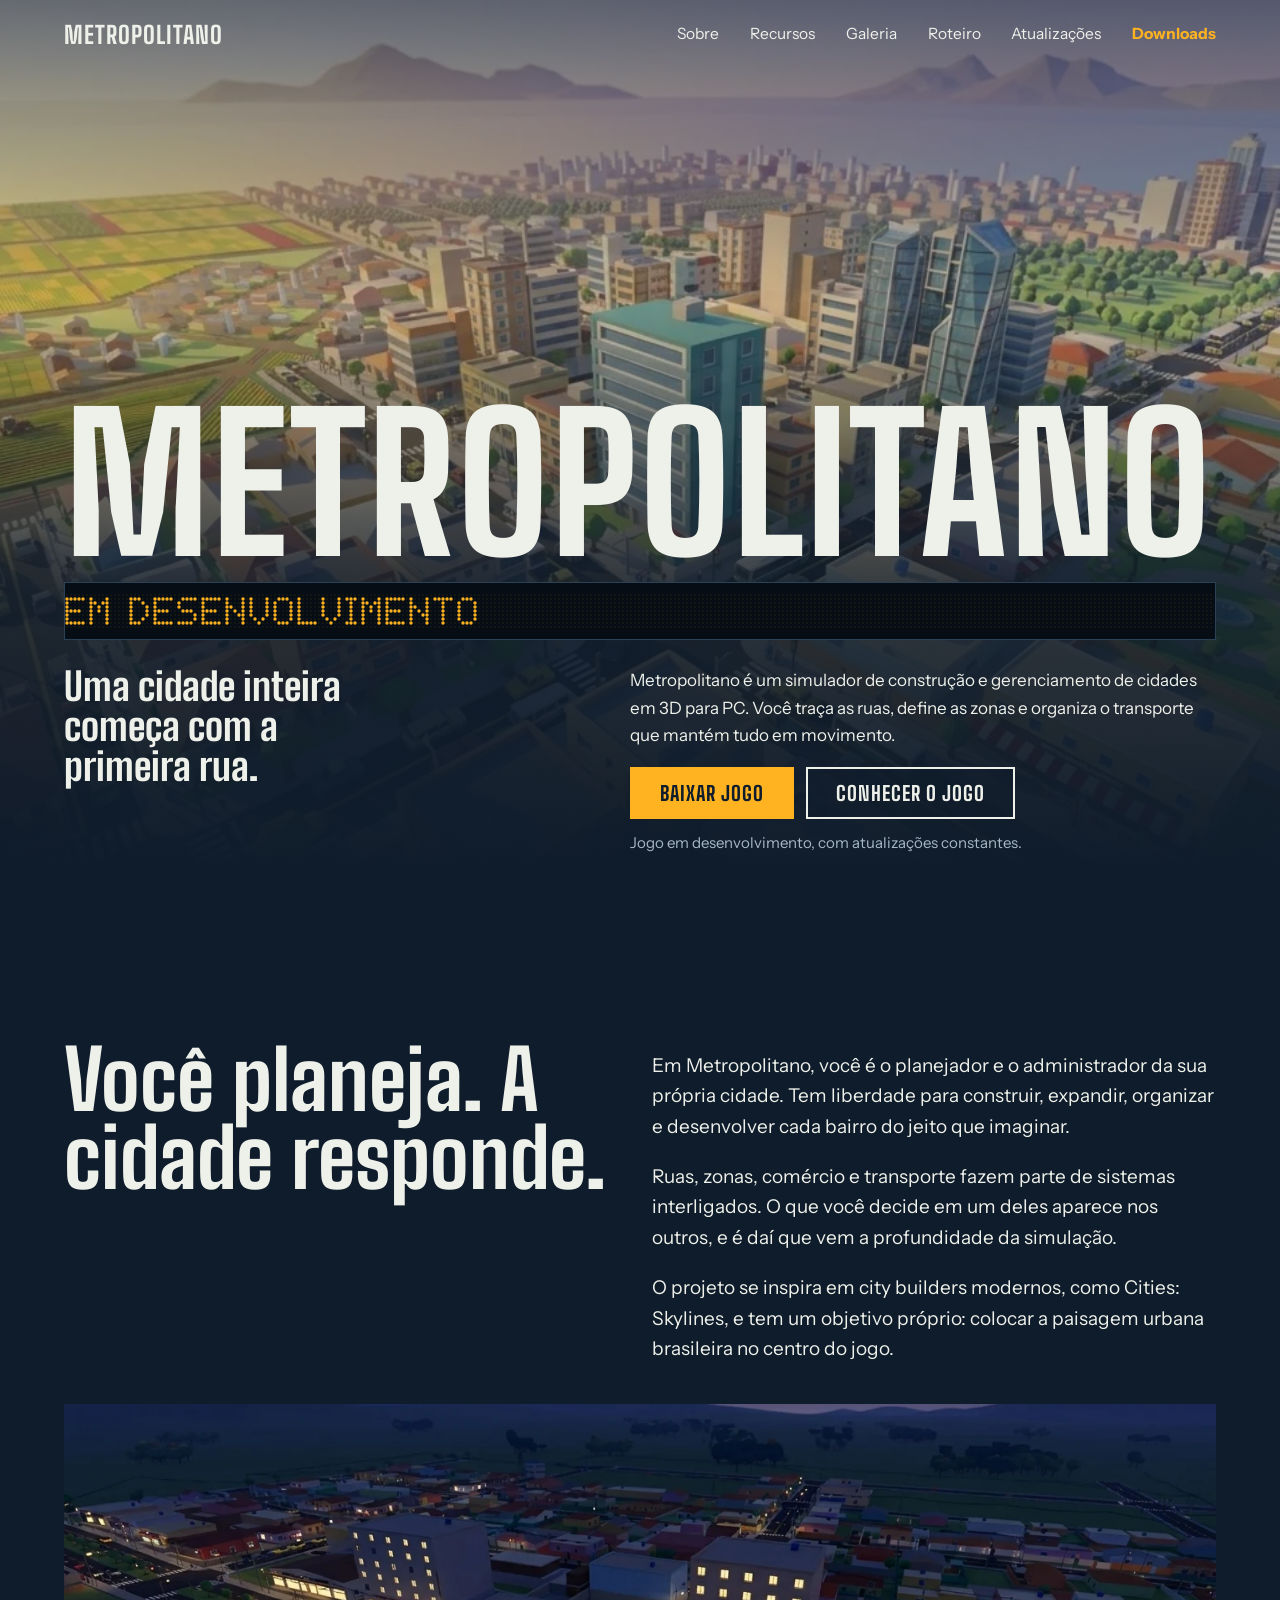
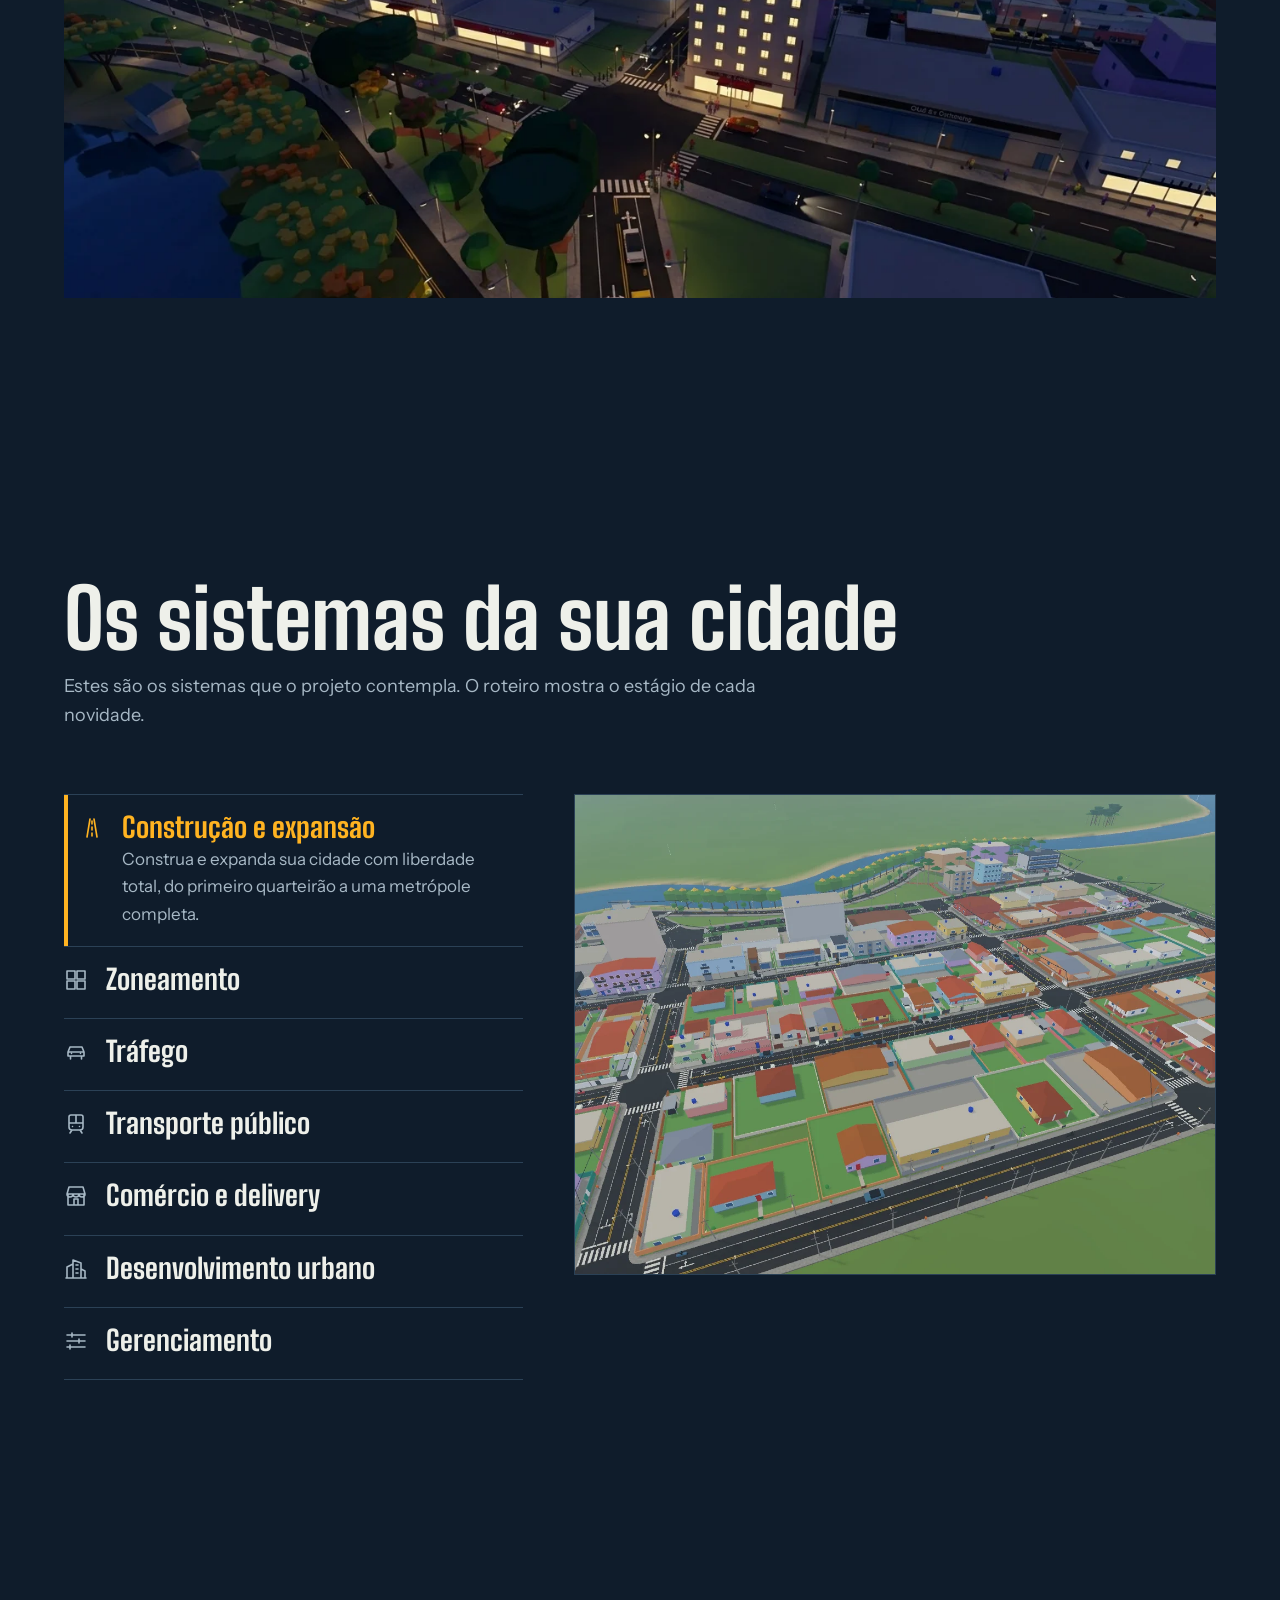
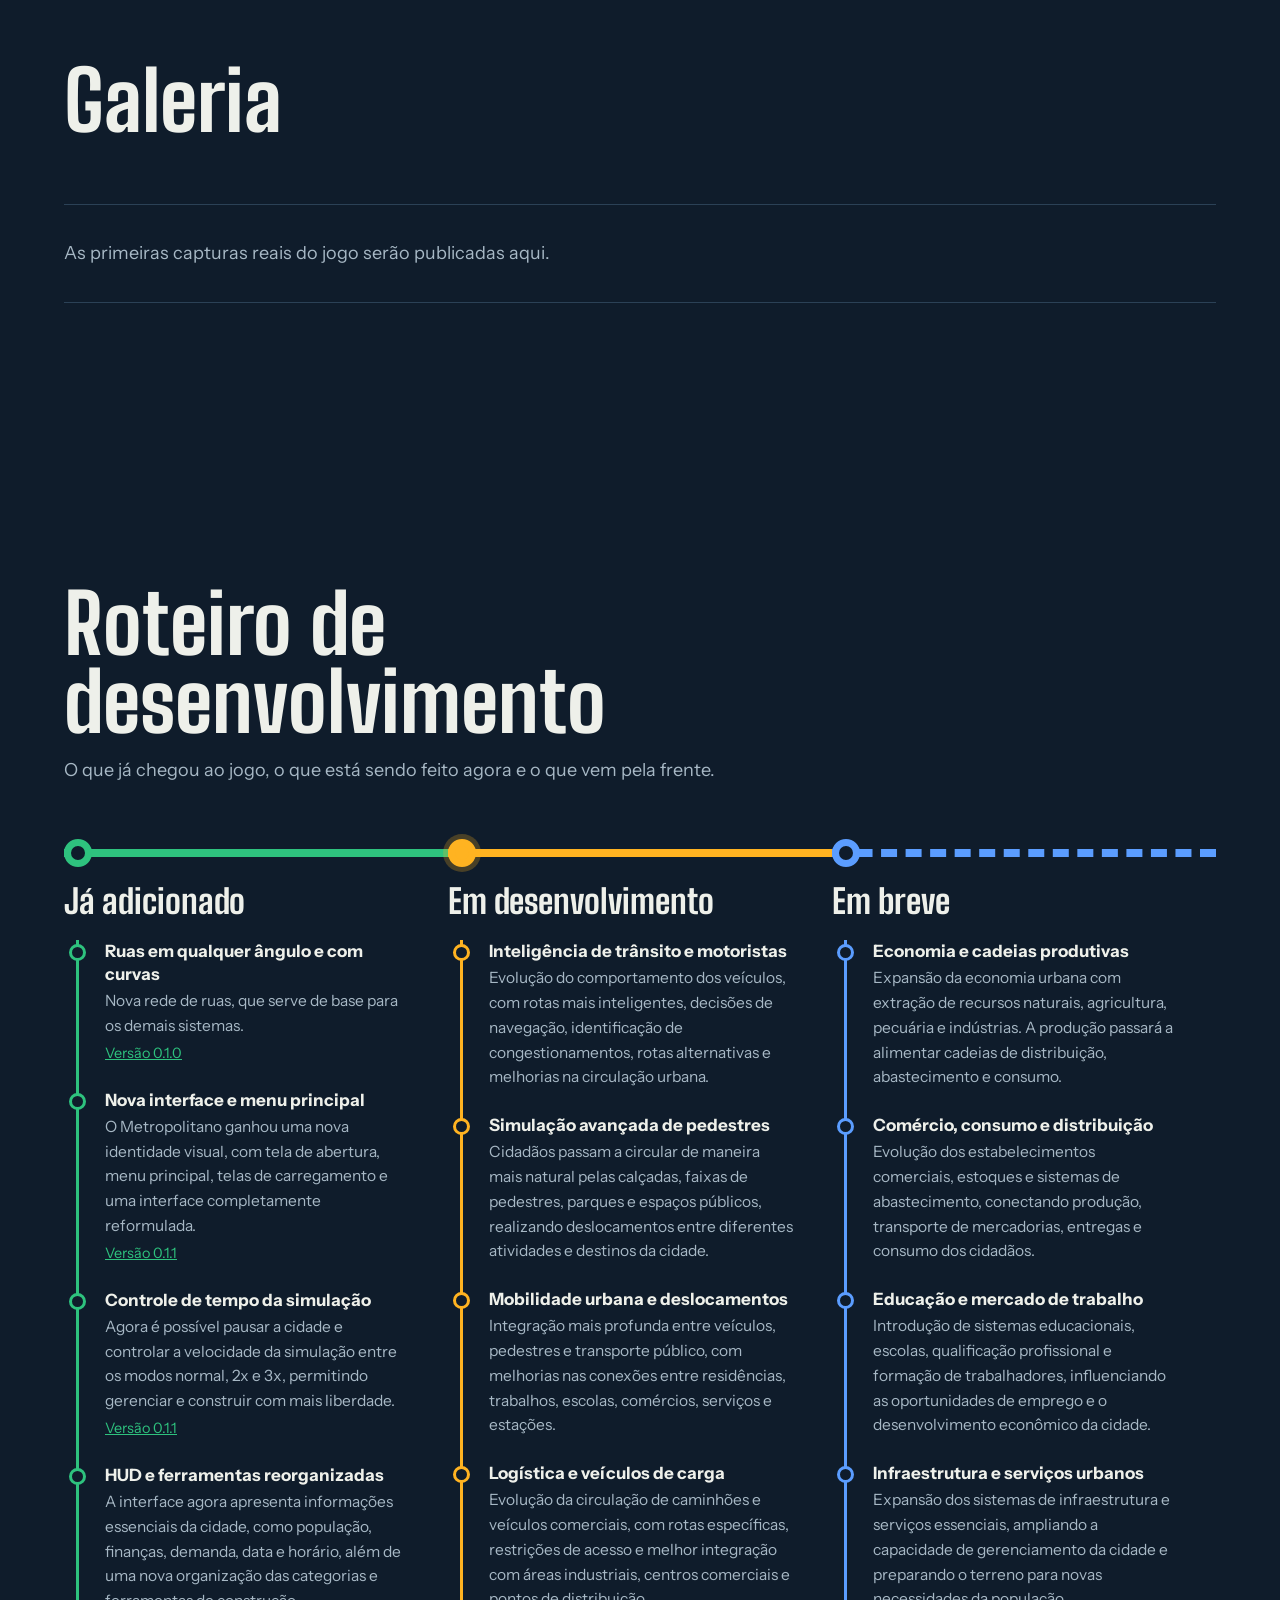
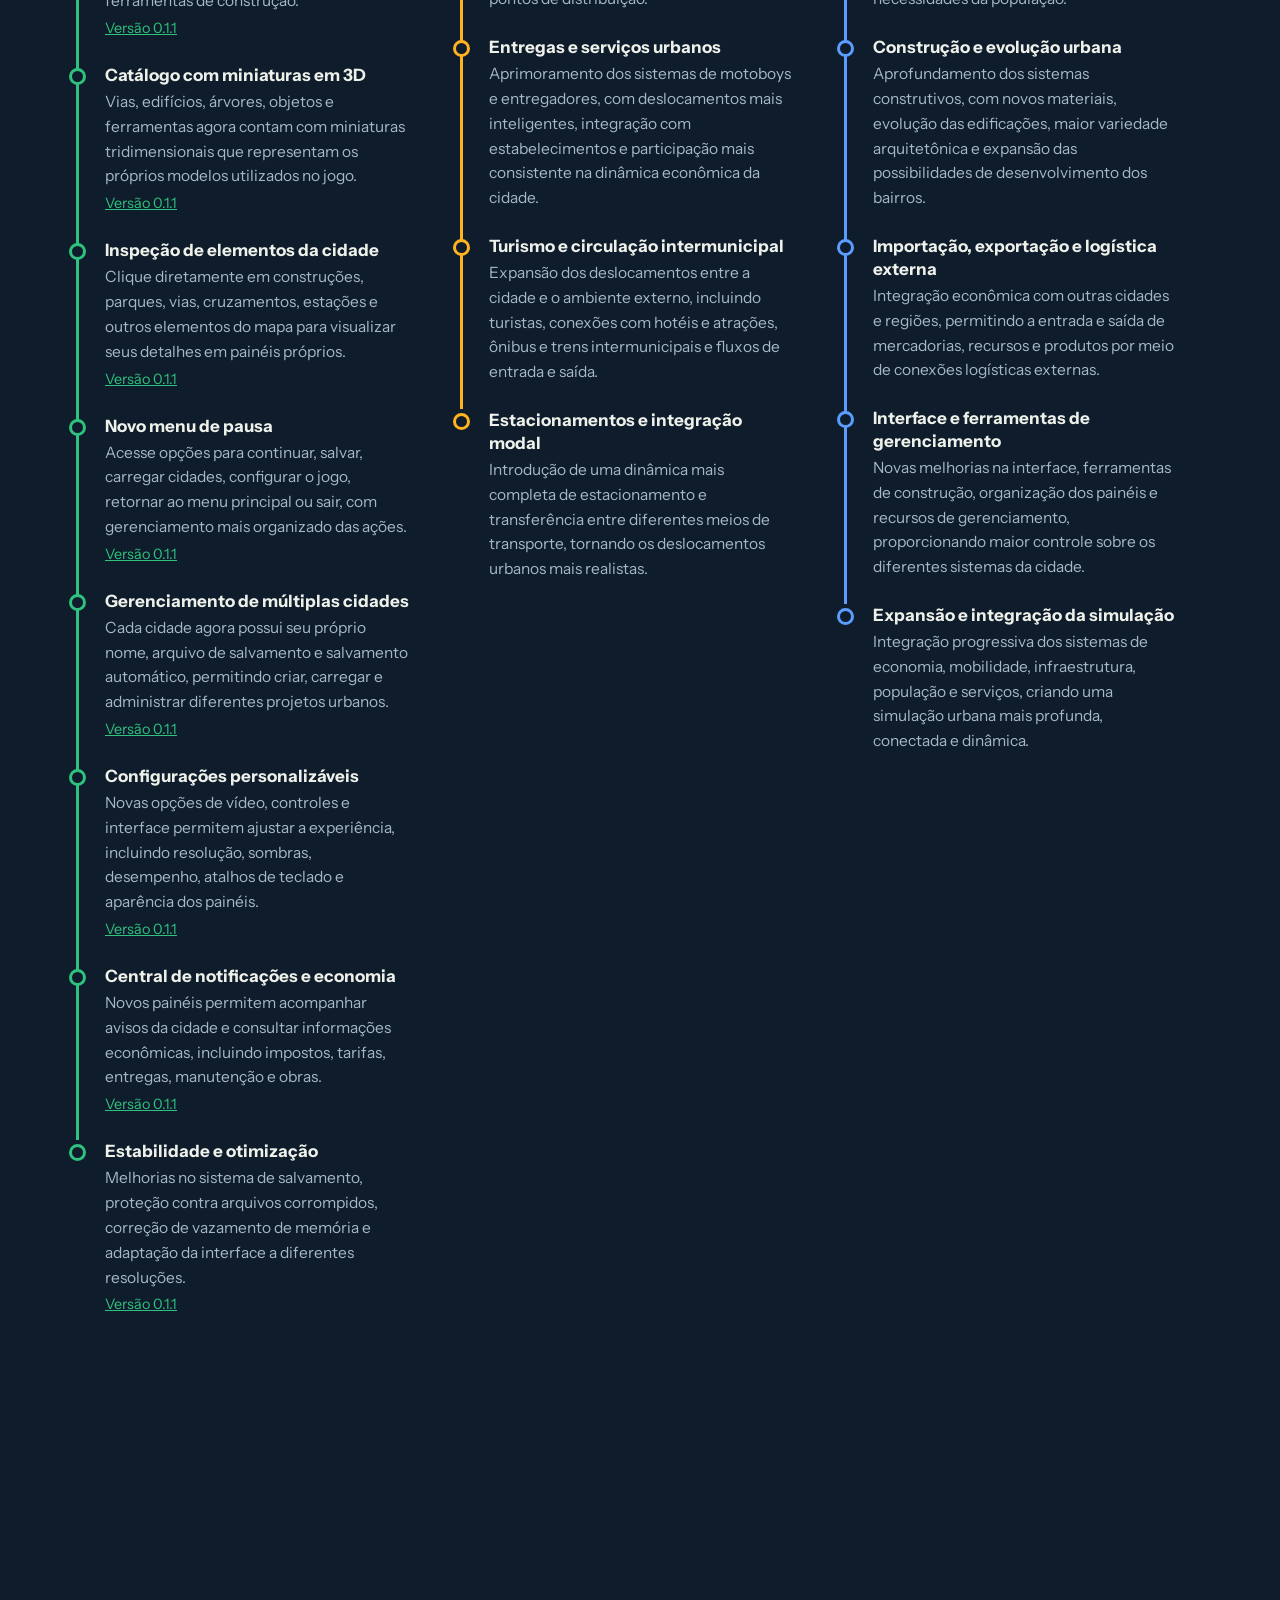
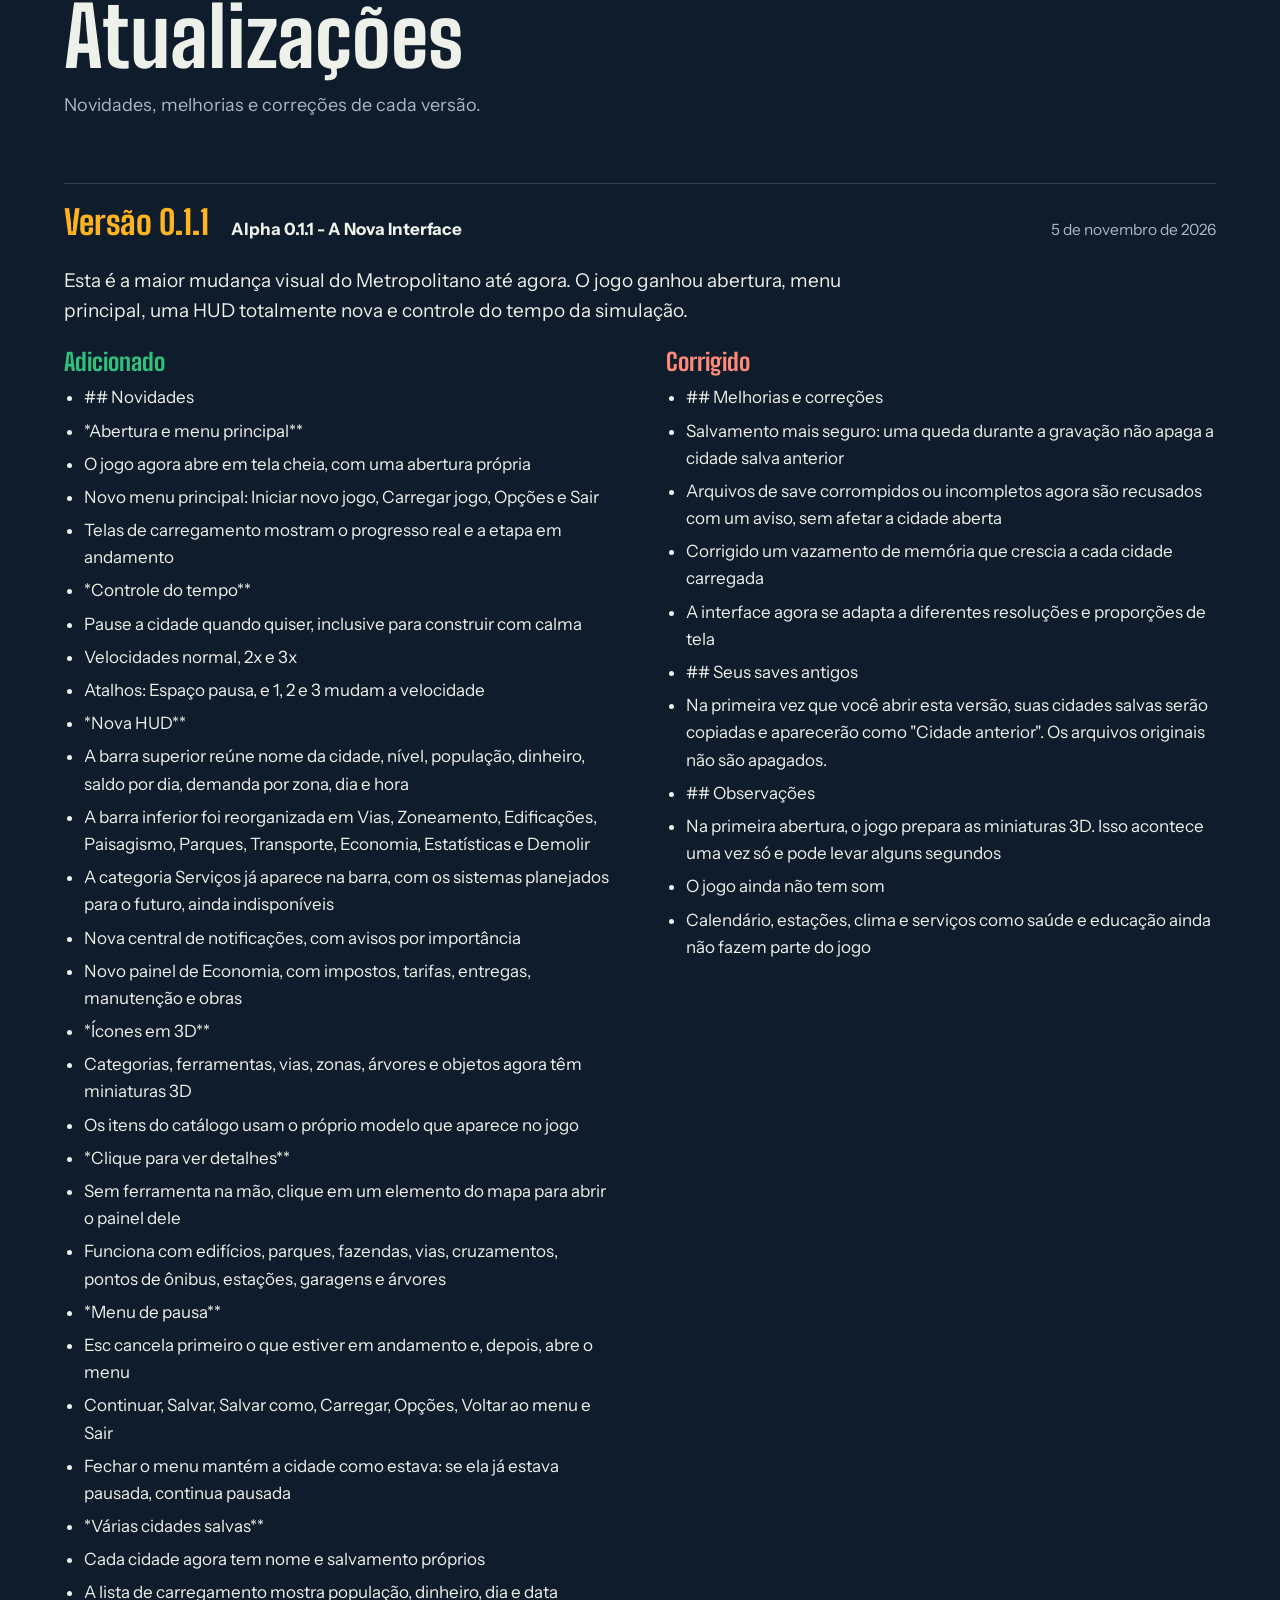
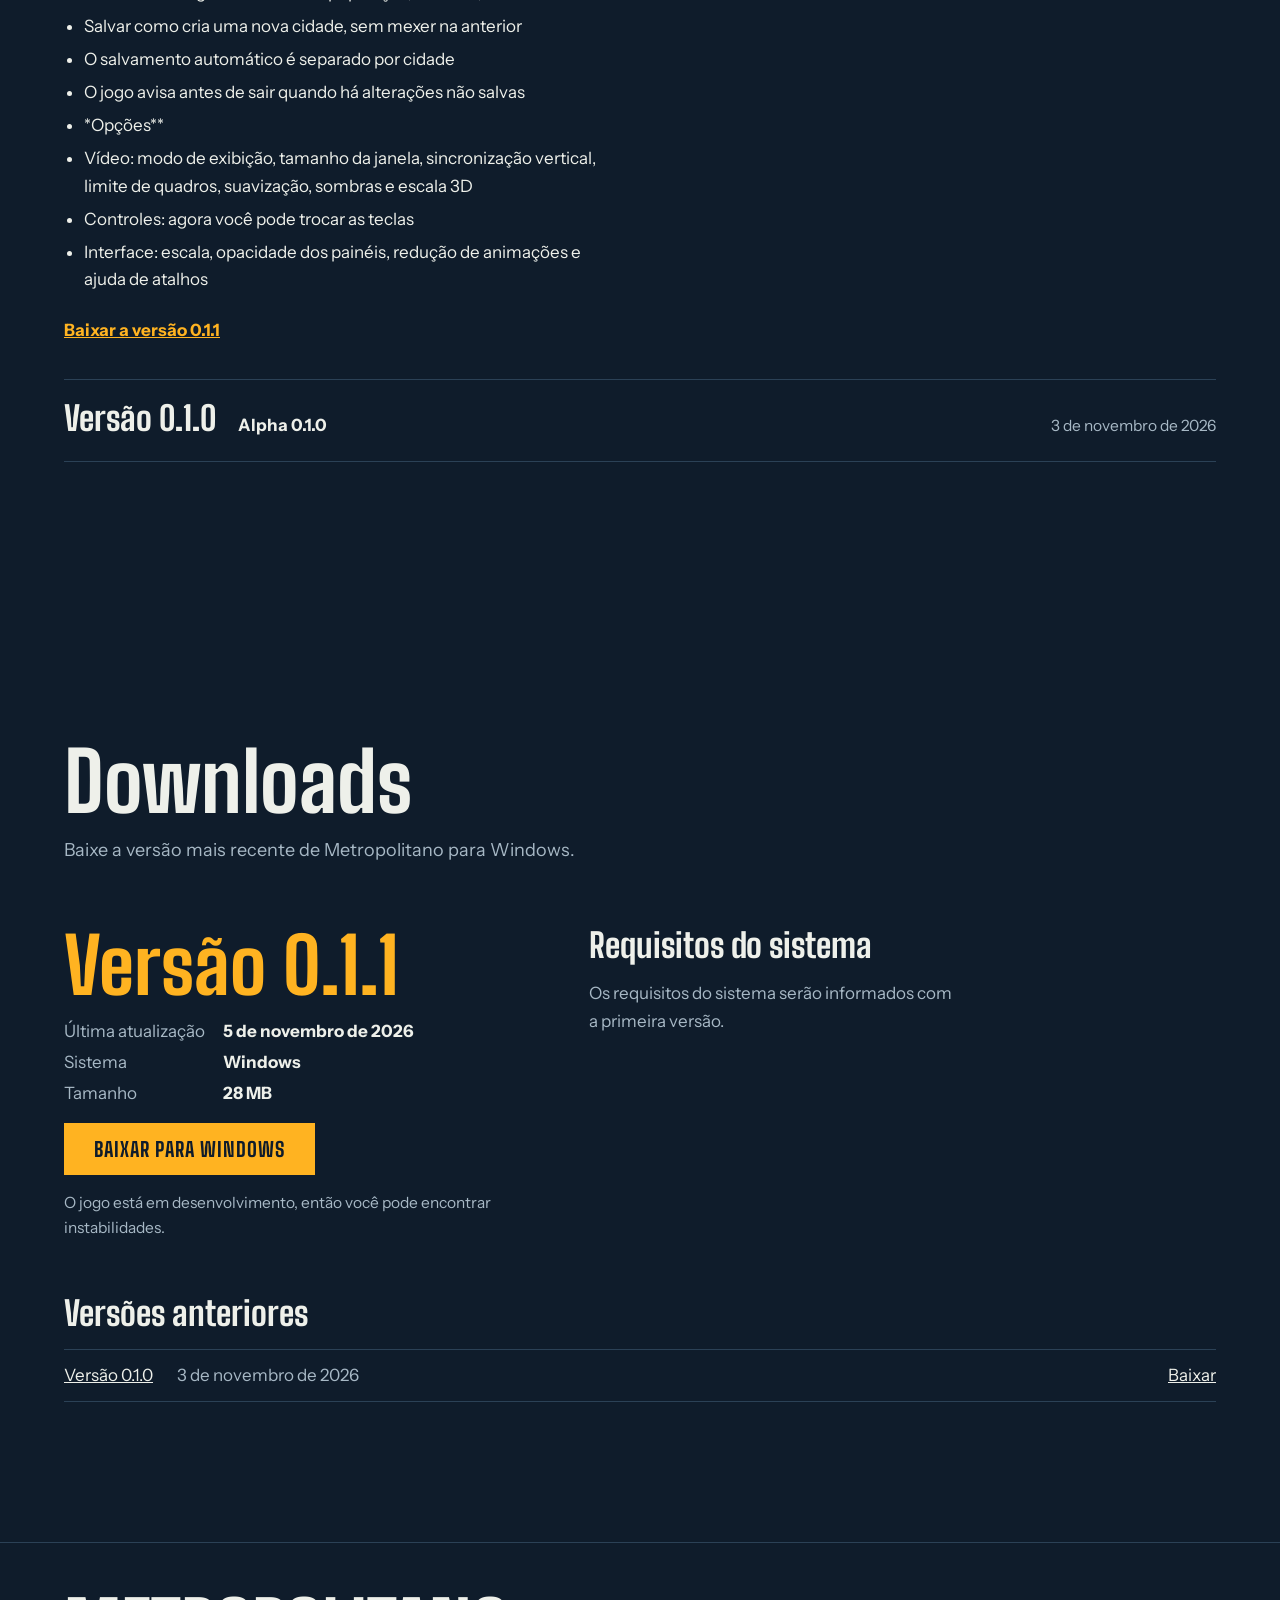
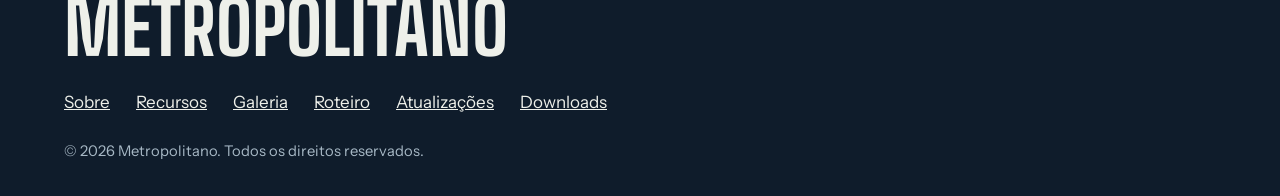
<file: index.html>
<!doctype html>
<html lang="pt-BR">
<head>
  <meta charset="utf-8">
  <meta name="viewport" content="width=device-width, initial-scale=1">
  <!--seo:inicio-->
  <title>Metropolitano: simulador de construção de cidades em 3D para PC</title>
  <meta name="description" content="Metropolitano é um simulador de construção e gerenciamento de cidades em 3D para PC. Acompanhe o desenvolvimento, veja as atualizações e baixe a versão mais recente.">
  <meta property="og:type" content="website">
  <meta property="og:site_name" content="Metropolitano">
  <meta property="og:url" content="https://mfelipemotta25-commits.github.io/metropolitano/">
  <meta property="og:title" content="Metropolitano: simulador de construção de cidades em 3D para PC">
  <meta property="og:description" content="Metropolitano é um simulador de construção e gerenciamento de cidades em 3D para PC. Acompanhe o desenvolvimento, veja as atualizações e baixe a versão mais recente.">
  <meta property="og:image" content="https://mfelipemotta25-commits.github.io/metropolitano/assets/uploads/metropolitano-banner-85ob0k35.webp">
  <meta name="twitter:card" content="summary_large_image">
  <!--seo:fim-->
  <meta name="theme-color" content="#0F1C2B">
  <link rel="icon" href="favicon.svg" type="image/svg+xml">
  <link rel="preload" href="assets/fontes/big-shoulders-bold.woff" as="font" type="font/woff" crossorigin>
  <link rel="stylesheet" href="css/site.css">
  <script type="application/ld+json">
    {"@context":"https://schema.org","@type":"VideoGame","name":"Metropolitano","gamePlatform":"PC","applicationCategory":"Game","genre":"Simulação","operatingSystem":"Windows","inLanguage":"pt-BR"}
  </script>
</head>
<body>
  <a class="pular" href="#conteudo">Pular para o conteúdo</a>

  <header class="topo" id="topo">
    <a class="marca" href="#inicio" aria-label="Metropolitano, início">METROPOLITANO</a>
    <button class="menu-botao" id="menu-botao" type="button" aria-expanded="false" aria-controls="navegacao">Menu</button>
    <nav class="navegacao" id="navegacao" aria-label="Seções do site">
      <a href="#sobre">Sobre</a>
      <a href="#recursos">Recursos</a>
      <a href="#galeria">Galeria</a>
      <a href="#roteiro">Roteiro</a>
      <a href="#atualizacoes">Atualizações</a>
      <a class="navegacao-baixar" href="#downloads">Downloads</a>
    </nav>
  </header>

  <main id="conteudo">
    <section class="hero" id="inicio">
      <div class="hero-midia" id="hero-midia" aria-hidden="true">
        <canvas id="hero-mapa"></canvas>
      </div>
      <div class="hero-conteudo">
        <h1 class="hero-nome">METROPOLITANO</h1>
        <div class="letreiro" id="letreiro" role="img" aria-label="Em desenvolvimento"><canvas></canvas></div>
        <div class="hero-texto">
          <p class="hero-frase" id="hero-frase">Uma cidade inteira começa com a primeira rua.</p>
          <p class="hero-descricao" id="hero-descricao">Metropolitano é um simulador de construção e gerenciamento de cidades em 3D para PC.</p>
          <div class="hero-acoes">
            <a class="botao botao-principal" id="hero-baixar" href="#downloads">BAIXAR JOGO</a>
            <a class="botao botao-secundario" href="#sobre">CONHECER O JOGO</a>
          </div>
          <p class="hero-status" id="hero-status">Jogo em desenvolvimento, com atualizações constantes.</p>
        </div>
      </div>
    </section>

    <section class="secao sobre" id="sobre"></section>
    <section class="secao recursos" id="recursos"></section>
    <section class="secao galeria" id="galeria"></section>
    <section class="secao roteiro" id="roteiro"></section>
    <section class="secao atualizacoes" id="atualizacoes"></section>
    <section class="secao downloads" id="downloads"></section>

    <section class="secao erro-carga" id="erro-carga" hidden>
      <h2>O conteúdo do site não carregou</h2>
      <p>Verifique a sua conexão e tente de novo.</p>
      <button class="botao botao-principal" type="button" onclick="location.reload()">Recarregar a página</button>
    </section>
    <noscript>
      <section class="secao"><h2>Ative o JavaScript</h2><p>O conteúdo de Metropolitano precisa de JavaScript para aparecer.</p></section>
    </noscript>
  </main>

  <footer class="rodape" id="rodape"></footer>

  <dialog class="ampliada" id="ampliada" aria-label="Visualização ampliada">
    <div class="ampliada-midia" id="ampliada-midia"></div>
    <p class="ampliada-legenda" id="ampliada-legenda"></p>
    <button class="ampliada-botao ampliada-fechar" id="ampliada-fechar" type="button">Fechar</button>
    <button class="ampliada-botao ampliada-anterior" id="ampliada-anterior" type="button">Anterior</button>
    <button class="ampliada-botao ampliada-proxima" id="ampliada-proxima" type="button">Próxima</button>
  </dialog>

  <script type="module" src="js/site.js"></script>
</body>
</html>
</file>
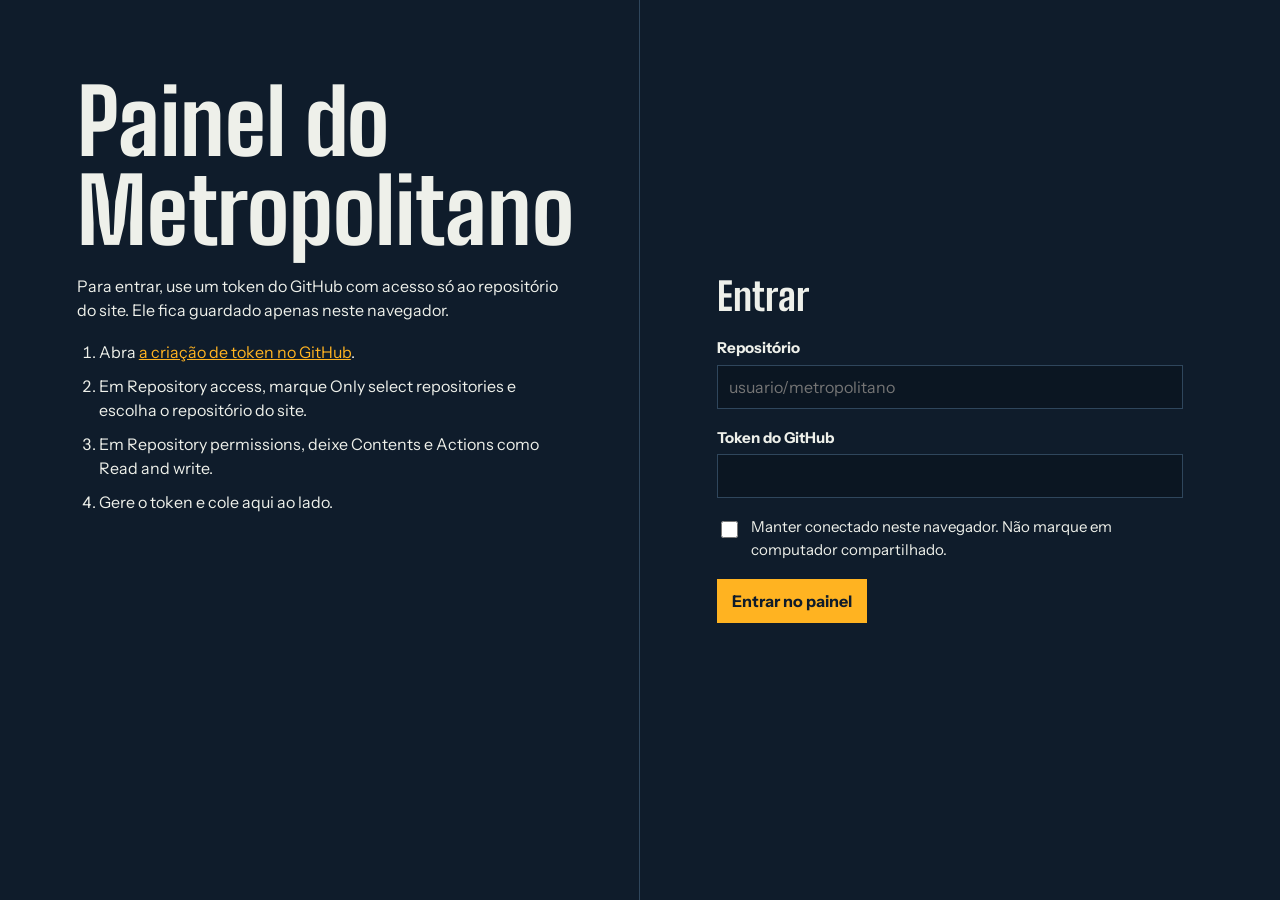
<file: admin/index.html>
<!doctype html>
<html lang="pt-BR">
<head>
  <meta charset="utf-8">
  <meta name="viewport" content="width=device-width, initial-scale=1">
  <meta name="robots" content="noindex, nofollow">
  <title>Painel: Metropolitano</title>
  <link rel="icon" href="../favicon.svg" type="image/svg+xml">
  <link rel="stylesheet" href="admin.css">
</head>
<body>
  <div id="app"></div>
  <div class="aviso-flutuante" id="aviso" role="status" aria-live="polite" hidden></div>
  <dialog class="dialogo" id="dialogo"></dialog>
  <script type="module" src="js/app.js"></script>
  <noscript>O painel precisa de JavaScript.</noscript>
</body>
</html>
</file>
<file: css/site.css>
@font-face { font-family: "Big Shoulders"; src: url("../assets/fontes/big-shoulders-bold.woff") format("woff"); font-weight: 700; font-display: swap; }
@font-face { font-family: "Instrument Sans"; src: url("../assets/fontes/instrument-sans-regular.woff") format("woff"); font-weight: 400; font-display: swap; }
@font-face { font-family: "Instrument Sans"; src: url("../assets/fontes/instrument-sans-bold.woff") format("woff"); font-weight: 700; font-display: swap; }

:root {
  --noite: #0F1C2B;
  --quadra: #162739;
  --linha: #2B4156;
  --cal: #EEF0EA;
  --nevoa: #A7B8C5;
  --letreiro: #FFB321;
  --azul: #5B9DFF;
  --verde: #2EC27E;
  --vermelho: #F0533F;
  --titulo: "Big Shoulders", "Arial Narrow", Impact, sans-serif;
  --texto: "Instrument Sans", "Segoe UI", system-ui, sans-serif;
  --margem: clamp(16px, 5vw, 88px);
  --largura: 1320px;
}

*, *::before, *::after { box-sizing: border-box; }
html { scroll-behavior: smooth; scroll-padding-top: 84px; -webkit-text-size-adjust: 100%; }
body { margin: 0; background: var(--noite); color: var(--cal); font: 400 1.0625rem/1.6 var(--texto); overflow-x: hidden; }
img, video, canvas { display: block; max-width: 100%; }
a { color: inherit; }
h1, h2, h3, h4, p { margin: 0; }
button { font: inherit; color: inherit; }
[hidden] { display: none !important; }
:focus-visible { outline: 3px solid var(--letreiro); outline-offset: 3px; }
@media (prefers-reduced-motion: reduce) { html { scroll-behavior: auto; } }

.pular { position: absolute; left: 16px; top: -60px; z-index: 30; background: var(--letreiro); color: var(--noite); padding: 8px 16px; font-weight: 700; }
.pular:focus { top: 12px; }

/* Topo */
.topo { position: fixed; inset: 0 0 auto; z-index: 20; display: flex; align-items: center; justify-content: space-between; gap: 24px; padding: 16px var(--margem); transition: background-color .25s, border-color .25s; border-bottom: 1px solid transparent; }
.topo-solido { background: rgba(15, 28, 43, .94); border-bottom-color: var(--linha); }
.marca { font: 700 1.5rem/1 var(--titulo); letter-spacing: .04em; text-decoration: none; }
.navegacao { display: flex; align-items: center; gap: clamp(16px, 2.4vw, 34px); }
.navegacao a { font-size: .97rem; text-decoration: none; padding: 6px 0; border-bottom: 2px solid transparent; }
.navegacao a:hover { border-bottom-color: var(--letreiro); }
.navegacao .navegacao-baixar { color: var(--letreiro); font-weight: 700; }
.menu-botao { display: none; background: none; border: 1px solid var(--nevoa); padding: 6px 14px; cursor: pointer; }

/* Botões */
.botao { display: inline-flex; align-items: center; justify-content: center; min-height: 52px; padding: 12px 28px; font: 700 1.25rem/1 var(--titulo); letter-spacing: .05em; text-decoration: none; cursor: pointer; border: 2px solid transparent; transition: background-color .15s, color .15s; }
.botao-principal { background: var(--letreiro); color: var(--noite); }
.botao-principal:hover { background: #FFC655; }
.botao-secundario { border-color: var(--cal); color: var(--cal); background: rgba(15, 28, 43, .55); }
.botao-secundario:hover { background: var(--cal); color: var(--noite); }

/* Início */
.hero { position: relative; min-height: 100svh; display: flex; align-items: flex-end; overflow: hidden; isolation: isolate; }
.hero-midia { position: absolute; inset: 0; z-index: -2; }
.hero-midia canvas, .hero-midia img, .hero-midia video { width: 100%; height: 100%; object-fit: cover; }
.hero::after { content: ""; position: absolute; inset: 0; z-index: -1; background: linear-gradient(to top, var(--noite) 3%, rgba(15, 28, 43, .84) 34%, rgba(15, 28, 43, .08) 66%, rgba(15, 28, 43, .62) 100%); }
.hero-conteudo { width: 100%; padding: 110px var(--margem) clamp(28px, 5vh, 52px); }
.hero-nome { font: 700 min(calc((100vw - 2 * var(--margem)) / 6.14), 21rem)/.82 var(--titulo); letter-spacing: .005em; white-space: nowrap; }
.letreiro { margin-top: clamp(14px, 2.4vh, 24px); padding: 10px 0; background: #070D14; border: 1px solid var(--linha); overflow: hidden; }
.letreiro canvas { margin: 0 auto; }
.hero-texto { display: grid; grid-template-columns: minmax(0, 5fr) minmax(0, 6fr); column-gap: clamp(28px, 6vw, 96px); margin-top: clamp(18px, 3vh, 30px); align-items: start; }
.hero-frase { font: 700 clamp(1.75rem, 3vw, 2.9rem)/1.04 var(--titulo); grid-row: span 2; max-width: 16ch; }
.hero-descricao { max-width: 62ch; color: var(--cal); }
.hero-acoes { display: flex; flex-wrap: wrap; gap: 12px; margin-top: 18px; }
.hero-status { grid-column: 2; margin-top: 12px; font-size: .94rem; color: var(--nevoa); }

/* Seções */
.secao { padding: clamp(72px, 11vw, 156px) var(--margem); max-width: calc(var(--largura) + var(--margem) * 2); margin-inline: auto; }
.secao h2 { font: 700 clamp(2.7rem, 6.4vw, 5.6rem)/.96 var(--titulo); text-wrap: balance; }
.secao-cabecalho { display: grid; gap: 14px; margin-bottom: clamp(36px, 5vw, 68px); max-width: 880px; }
.secao-cabecalho p { color: var(--nevoa); max-width: 62ch; font-size: 1.125rem; }
.vazio { padding: 34px 0; border-block: 1px solid var(--linha); color: var(--nevoa); font-size: 1.125rem; }

/* Sobre */
.sobre { display: grid; grid-template-columns: repeat(12, minmax(0, 1fr)); column-gap: 24px; row-gap: 40px; }
.sobre-titulo { grid-column: 1 / span 6; }
.sobre-texto { grid-column: 7 / -1; display: grid; gap: 20px; font-size: 1.1875rem; max-width: 62ch; padding-top: 10px; }
.sobre-imagem { grid-column: 1 / -1; width: 100%; aspect-ratio: 21 / 9; object-fit: cover; }

/* Recursos */
.recursos-corpo { display: grid; grid-template-columns: minmax(0, 5fr) minmax(0, 7fr); gap: clamp(24px, 4vw, 64px); align-items: start; }
.recursos-lista { border-top: 1px solid var(--linha); }
.recurso { display: flex; gap: 18px; align-items: flex-start; width: 100%; text-align: left; padding: 18px 12px 18px 0; background: none; border: 0; border-bottom: 1px solid var(--linha); cursor: pointer; position: relative; transition: padding-left .18s; }
.recurso-icone { color: var(--nevoa); padding-top: 3px; flex: none; }
.recurso-corpo { display: grid; gap: 4px; }
.recurso-titulo { font: 700 1.75rem/1.05 var(--titulo); }
.recurso-texto { display: none; color: var(--nevoa); }
.recurso:hover .recurso-titulo { color: var(--letreiro); }
.recurso[aria-selected="true"] { padding-left: 16px; box-shadow: inset 4px 0 var(--letreiro); }
.recurso[aria-selected="true"] .recurso-icone, .recurso[aria-selected="true"] .recurso-titulo { color: var(--letreiro); }
.recurso[aria-selected="true"] .recurso-texto { display: block; }
.recursos-palco { margin: 0; position: sticky; top: 92px; }
.recursos-mapa, .recursos-imagem { width: 100%; aspect-ratio: 4 / 3; background: #0C1825; border: 1px solid var(--linha); object-fit: cover; }
.recursos-palco figcaption { margin-top: 10px; font-size: .9rem; color: var(--nevoa); min-height: 1.4em; }

/* Galeria */
.galeria-grade { display: grid; grid-template-columns: repeat(12, minmax(0, 1fr)); grid-auto-flow: dense; gap: 12px; }
.galeria-item { grid-column: span 4; position: relative; padding: 0; border: 0; background: var(--quadra); cursor: zoom-in; overflow: hidden; aspect-ratio: 4 / 3; }
.galeria-item:nth-child(6n + 1) { grid-column: span 8; grid-row: span 2; aspect-ratio: auto; }
.galeria-item:nth-child(6n + 1):nth-last-child(2) { grid-row: auto; aspect-ratio: 16 / 9; }
.galeria-item:nth-child(6n + 1):nth-last-child(2) + .galeria-item { aspect-ratio: auto; }
.galeria-item:nth-child(6n + 1):last-child { grid-column: 1 / -1; grid-row: auto; aspect-ratio: 21 / 9; }
.galeria-item img { width: 100%; height: 100%; object-fit: cover; transition: transform .35s; }
.galeria-item:hover img { transform: scale(1.025); }
.galeria-legenda { position: absolute; inset: auto 0 0; padding: 30px 14px 12px; text-align: left; font-size: .94rem; background: linear-gradient(to top, rgba(7, 13, 20, .9), transparent); }
.galeria-video::after { content: ""; position: absolute; left: 50%; top: 50%; translate: -50% -50%; border-style: solid; border-width: 22px 0 22px 38px; border-color: transparent transparent transparent var(--letreiro); }
.galeria-video { cursor: pointer; }

.ampliada { width: 100vw; height: 100dvh; max-width: none; max-height: none; margin: 0; padding: 0; border: 0; background: rgba(7, 13, 20, .97); color: var(--cal); }
.ampliada[open] { display: grid; grid-template-rows: minmax(0, 1fr) auto; }
.ampliada::backdrop { background: rgba(7, 13, 20, .9); }
.ampliada-midia { display: grid; place-items: center; min-height: 0; padding: 64px clamp(8px, 7vw, 110px) 8px; }
.ampliada-midia img { max-width: 100%; max-height: 100%; object-fit: contain; }
.ampliada-midia iframe { width: min(100%, 1280px); aspect-ratio: 16 / 9; border: 0; }
.ampliada-legenda { padding: 10px 16px 18px; text-align: center; min-height: 3em; }
.ampliada-botao { position: absolute; background: rgba(15, 28, 43, .85); border: 1px solid var(--linha); padding: 10px 16px; cursor: pointer; }
.ampliada-botao:hover { border-color: var(--letreiro); color: var(--letreiro); }
.ampliada-fechar { top: 14px; right: 14px; }
.ampliada-anterior { left: 10px; top: 50%; translate: 0 -50%; }
.ampliada-proxima { right: 10px; top: 50%; translate: 0 -50%; }

/* Roteiro */
.linha-metro { display: grid; grid-template-columns: repeat(3, minmax(0, 1fr)); }
.trecho { --cor: var(--verde); position: relative; padding: 0 clamp(16px, 3vw, 44px) 0 0; border-top: 8px solid var(--cor); }
.trecho-agora { --cor: var(--letreiro); }
.trecho-breve { --cor: var(--azul); border-top-style: dashed; }
.trecho-titulo { position: relative; font: 700 2.1rem/1 var(--titulo); padding: 28px 0 22px; }
.trecho-titulo::before { content: ""; position: absolute; top: -18px; left: 0; width: 28px; height: 28px; border-radius: 50%; background: var(--noite); border: 7px solid var(--cor); }
.trecho-agora .trecho-titulo::before { background: var(--cor); box-shadow: 0 0 0 5px rgba(255, 179, 33, .24); }
.estacoes { list-style: none; margin: 0; padding: 0 0 0 12px; display: grid; }
.estacao { position: relative; display: grid; gap: 3px; padding: 0 0 24px 26px; border-left: 3px solid var(--cor); }
.estacao:last-child { border-left-color: transparent; padding-bottom: 0; }
.estacao::before { content: ""; position: absolute; left: -10px; top: 4px; width: 17px; height: 17px; border-radius: 50%; background: var(--noite); border: 3px solid var(--cor); }
.estacao-nome { font-weight: 700; line-height: 1.35; }
.estacao-texto { color: var(--nevoa); font-size: .97rem; }
.estacao-versao { font-size: .9rem; color: var(--cor); }
.trecho-vazio { color: var(--nevoa); max-width: 34ch; }

/* Atualizações */
.versoes { border-top: 1px solid var(--linha); }
.versao { border-bottom: 1px solid var(--linha); scroll-margin-top: 90px; }
.versao summary { display: grid; grid-template-columns: minmax(0, auto) minmax(0, 1fr) auto; gap: 8px 22px; align-items: baseline; padding: 22px 0; cursor: pointer; list-style: none; }
.versao summary::-webkit-details-marker { display: none; }
.versao summary:hover .versao-numero { color: var(--letreiro); }
.versao-numero { font: 700 2.1rem/1 var(--titulo); }
.versao[open] .versao-numero { color: var(--letreiro); }
.versao-titulo { font-weight: 700; }
.versao time { color: var(--nevoa); font-size: .97rem; }
.versao-corpo { padding: 0 0 34px; display: grid; gap: 24px; }
.versao-resumo { font-size: 1.1875rem; max-width: 66ch; }
.versao-listas { display: grid; grid-template-columns: repeat(auto-fit, minmax(250px, 1fr)); gap: 28px clamp(24px, 4vw, 56px); }
.mudancas h4 { font: 700 1.5rem/1 var(--titulo); margin-bottom: 10px; }
.mudancas ul { margin: 0; padding-left: 20px; display: grid; gap: 6px; }
.m-adicionado h4 { color: var(--verde); }
.m-modificado h4 { color: var(--azul); }
.m-corrigido h4 { color: #FF8A78; }
.versao-baixar { justify-self: start; color: var(--letreiro); font-weight: 700; }

/* Downloads */
.downloads-corpo { display: grid; grid-template-columns: minmax(0, 5fr) minmax(0, 7fr); gap: clamp(32px, 6vw, 96px); }
.baixar { display: grid; gap: 16px; justify-items: start; align-content: start; }
.baixar-versao { font: 700 clamp(3rem, 6vw, 5rem)/.95 var(--titulo); color: var(--letreiro); }
.baixar-dados { display: grid; grid-template-columns: auto 1fr; gap: 4px 18px; margin: 0; }
.baixar-dados dt { color: var(--nevoa); }
.baixar-dados dd { margin: 0; font-weight: 700; }
.baixar-nota { color: var(--nevoa); max-width: 48ch; font-size: .97rem; }
.requisitos h3, .anteriores h3 { font: 700 2.1rem/1 var(--titulo); margin-bottom: 18px; }
.requisitos-grade { display: grid; grid-template-columns: repeat(auto-fit, minmax(240px, 1fr)); gap: 28px; }
.requisitos-coluna h4 { font-size: 1rem; margin-bottom: 8px; color: var(--nevoa); font-weight: 400; }
.requisitos-coluna dl { margin: 0; border-top: 1px solid var(--linha); }
.requisitos-coluna dt { padding-top: 10px; color: var(--nevoa); font-size: .92rem; }
.requisitos-coluna dd { margin: 0; padding-bottom: 10px; border-bottom: 1px solid var(--linha); }
.anteriores { margin-top: 56px; }
.anteriores ul { list-style: none; margin: 0; padding: 0; border-top: 1px solid var(--linha); }
.anteriores li { display: flex; flex-wrap: wrap; gap: 6px 24px; padding: 12px 0; border-bottom: 1px solid var(--linha); }
.anteriores li span { color: var(--nevoa); flex: 1; }

/* Rodapé */
.rodape { border-top: 1px solid var(--linha); padding: 48px var(--margem) 32px; display: grid; gap: 24px; }
.rodape-marca { font: 700 clamp(2.4rem, 6vw, 4.6rem)/1 var(--titulo); }
.rodape nav { display: flex; flex-wrap: wrap; gap: 8px 26px; }
.rodape a:hover { color: var(--letreiro); }
.rodape-direitos { color: var(--nevoa); font-size: .92rem; }
.erro-carga { display: grid; gap: 16px; justify-items: start; }

@media (max-width: 900px) {
  .menu-botao { display: block; }
  .navegacao { display: none; position: absolute; top: 100%; left: 0; right: 0; flex-direction: column; align-items: stretch; gap: 0; background: var(--noite); border-bottom: 1px solid var(--linha); padding: 8px var(--margem) 16px; }
  .navegacao.aberta { display: flex; }
  .navegacao a { padding: 12px 0; border-bottom: 1px solid var(--linha); }
  .topo:has(.navegacao.aberta) { background: var(--noite); }
  .hero-texto { grid-template-columns: 1fr; gap: 12px; }
  .hero-frase { grid-row: auto; max-width: none; }
  .hero-status { grid-column: auto; margin-top: 0; }
  .sobre-titulo, .sobre-texto { grid-column: 1 / -1; }
  .recursos-corpo, .downloads-corpo { grid-template-columns: 1fr; }
  .recursos-palco { top: 66px; z-index: 2; grid-row: 1; background: var(--noite); padding-bottom: 8px; }
  .recursos-mapa, .recursos-imagem { aspect-ratio: 16 / 9; }
  .linha-metro { grid-template-columns: 1fr; gap: 44px; }
  .trecho { padding-right: 0; }
  .galeria-grade .galeria-item { grid-column: span 6; grid-row: auto; aspect-ratio: 4 / 3; }
  .galeria-grade .galeria-item:nth-child(3n + 1) { grid-column: 1 / -1; aspect-ratio: 16 / 9; }
  .versao summary { grid-template-columns: 1fr; }
  .botao { flex: 1 1 auto; }
  .hero-acoes { width: 100%; }
}
</file>
<file: admin/admin.css>
@font-face { font-family: "Big Shoulders"; src: url("../assets/fontes/big-shoulders-bold.woff") format("woff"); font-weight: 700; font-display: swap; }
@font-face { font-family: "Instrument Sans"; src: url("../assets/fontes/instrument-sans-regular.woff") format("woff"); font-weight: 400; font-display: swap; }
@font-face { font-family: "Instrument Sans"; src: url("../assets/fontes/instrument-sans-bold.woff") format("woff"); font-weight: 700; font-display: swap; }

:root { --noite: #0F1C2B; --quadra: #162739; --campo: #0B1622; --linha: #2F465C; --cal: #EEF0EA; --nevoa: #A7B8C5; --letreiro: #FFB321; --verde: #2EC27E; --vermelho: #FF7A68; --titulo: "Big Shoulders", "Arial Narrow", sans-serif; }
*, *::before, *::after { box-sizing: border-box; }
html { -webkit-text-size-adjust: 100%; }
body { margin: 0; background: var(--noite); color: var(--cal); font: 400 1rem/1.5 "Instrument Sans", "Segoe UI", system-ui, sans-serif; }
h1, h2, h3, p { margin: 0; }
h1, h2 { font-family: var(--titulo); font-weight: 700; line-height: 1; }
a { color: var(--letreiro); }
img { display: block; max-width: 100%; }
[hidden] { display: none !important; }
:focus-visible { outline: 3px solid var(--letreiro); outline-offset: 2px; }

button, .botao { font: inherit; font-weight: 700; color: var(--cal); background: var(--quadra); border: 1px solid var(--linha); padding: 9px 14px; min-height: 40px; cursor: pointer; text-decoration: none; display: inline-flex; align-items: center; justify-content: center; gap: 8px; }
button:hover:not(:disabled), .botao:hover { border-color: var(--nevoa); }
button:disabled { opacity: .45; cursor: not-allowed; }
.primario { background: var(--letreiro); border-color: var(--letreiro); color: var(--noite); }
.primario:hover:not(:disabled) { background: #FFC655; border-color: #FFC655; }
.perigo { color: var(--vermelho); }
.discreto { background: none; border-color: transparent; font-weight: 400; color: var(--nevoa); padding-inline: 8px; }
.discreto:hover:not(:disabled) { color: var(--cal); }

label, .rotulo { display: block; font-weight: 700; font-size: .94rem; margin-bottom: 5px; }
.ajuda { color: var(--nevoa); font-size: .9rem; font-weight: 400; }
input[type=text], input[type=password], input[type=url], input[type=date], input:not([type]), textarea, select { width: 100%; font: inherit; color: var(--cal); background: var(--campo); border: 1px solid var(--linha); padding: 9px 11px; min-height: 42px; }
textarea { resize: vertical; min-height: 92px; }
input:focus, textarea:focus, select:focus { border-color: var(--letreiro); outline: none; }
input[type=date] { color-scheme: dark; }
.campo { margin-bottom: 18px; }
.campo .ajuda { display: block; margin-top: 5px; }

/* Acesso */
.acesso { min-height: 100vh; display: grid; grid-template-columns: minmax(0, 1fr) minmax(0, 1fr); }
.acesso-apresentacao { padding: clamp(28px, 6vw, 80px); border-right: 1px solid var(--linha); }
.acesso-apresentacao h1 { font-size: clamp(3rem, 7vw, 6rem); margin-bottom: 18px; }
.acesso-apresentacao ol { padding-left: 22px; display: grid; gap: 10px; margin: 18px 0 0; max-width: 58ch; }
.acesso-form { padding: clamp(28px, 6vw, 80px); max-width: 620px; align-self: center; width: 100%; }
.acesso-form h2 { font-size: 2.4rem; margin-bottom: 22px; }
.linha-check { display: flex; gap: 10px; align-items: flex-start; font-weight: 400; margin-bottom: 18px; }
.linha-check input { margin-top: 5px; flex: none; width: 17px; height: 17px; accent-color: var(--letreiro); }
.erro { color: var(--vermelho); margin-bottom: 14px; }

/* Estrutura */
.painel { display: grid; grid-template-columns: 232px minmax(0, 1fr); min-height: 100vh; }
.lateral { border-right: 1px solid var(--linha); padding: 18px 12px; position: sticky; top: 0; height: 100vh; overflow-y: auto; display: flex; flex-direction: column; gap: 18px; }
.lateral-marca { font: 700 1.5rem/1 var(--titulo); padding: 4px 10px; }
.lateral nav { display: grid; gap: 2px; }
.lateral nav button { justify-content: flex-start; background: none; border-color: transparent; font-weight: 400; text-align: left; }
.lateral nav button[aria-current=page] { background: var(--quadra); font-weight: 700; box-shadow: inset 3px 0 var(--letreiro); }
.lateral-rodape { margin-top: auto; display: grid; gap: 4px; font-size: .9rem; }
.lateral-rodape p { color: var(--nevoa); padding: 0 10px; overflow-wrap: anywhere; }
.area { min-width: 0; }
.barra { position: sticky; top: 0; z-index: 5; display: flex; flex-wrap: wrap; align-items: center; justify-content: space-between; gap: 10px; padding: 12px clamp(16px, 3vw, 40px); background: rgba(15, 28, 43, .96); border-bottom: 1px solid var(--linha); }
.barra-estado { color: var(--nevoa); }
.barra-estado.pendente { color: var(--letreiro); font-weight: 700; }
.barra-acoes { display: flex; gap: 8px; flex-wrap: wrap; }
.conteudo { padding: clamp(20px, 3vw, 40px); max-width: 1040px; }
.conteudo > h1 { font-size: 3rem; margin-bottom: 8px; }
.intro { color: var(--nevoa); margin-bottom: 28px; max-width: 70ch; }
.bloco { border-top: 1px solid var(--linha); padding: 22px 0; }
.bloco h2 { font-size: 1.8rem; margin-bottom: 14px; }
.duas { display: grid; grid-template-columns: repeat(2, minmax(0, 1fr)); gap: 0 20px; }
.acoes-linha { display: flex; flex-wrap: wrap; gap: 8px; align-items: center; }

/* Visão geral */
.verificacoes { list-style: none; padding: 0; margin: 0; display: grid; gap: 10px; }
.verificacoes li { display: grid; grid-template-columns: 22px 1fr; gap: 8px; }
.ok { color: var(--verde); font-weight: 700; }
.nao { color: var(--vermelho); font-weight: 700; }

/* Imagens */
.imagem-campo { display: grid; grid-template-columns: 200px minmax(0, 1fr); gap: 16px; align-items: start; }
.imagem-previa { width: 100%; aspect-ratio: 16 / 9; object-fit: cover; background: var(--campo); border: 1px solid var(--linha); display: grid; place-items: center; color: var(--nevoa); font-size: .9rem; text-align: center; padding: 0; }
.soltar { border: 2px dashed var(--linha); padding: 28px 16px; text-align: center; display: grid; gap: 10px; justify-items: center; margin-bottom: 20px; }
.soltar.ativo { border-color: var(--letreiro); background: var(--quadra); }
.grade-galeria { display: grid; grid-template-columns: repeat(auto-fill, minmax(240px, 1fr)); gap: 16px; }
.item-galeria { border: 1px solid var(--linha); padding: 10px; display: grid; gap: 10px; align-content: start; }
.item-galeria img { width: 100%; aspect-ratio: 16 / 10; object-fit: cover; background: var(--campo); }
.selo { display: inline-block; justify-self: start; font-size: .82rem; padding: 1px 8px; background: var(--letreiro); color: var(--noite); font-weight: 700; }

/* Listas */
.item-lista { border: 1px solid var(--linha); padding: 14px; margin-bottom: 12px; }
.item-lista-topo { display: flex; justify-content: space-between; align-items: center; gap: 10px; flex-wrap: wrap; margin-bottom: 10px; }
.item-lista-topo strong { font-size: 1.05rem; }
.colunas-roteiro { display: grid; grid-template-columns: repeat(3, minmax(0, 1fr)); gap: 16px; align-items: start; }
.coluna-roteiro h2 { font-size: 1.7rem; padding-top: 10px; border-top: 6px solid var(--cor); margin-bottom: 12px; }
.linha-par { display: grid; grid-template-columns: 1fr 1.6fr auto; gap: 8px; margin-bottom: 8px; }

/* Versões */
.versao-linha { display: flex; flex-wrap: wrap; justify-content: space-between; gap: 10px; align-items: center; padding: 14px 0; border-bottom: 1px solid var(--linha); }
.versao-linha strong { font: 700 1.6rem/1 var(--titulo); margin-right: 10px; }
.radio-grupo { display: flex; flex-wrap: wrap; gap: 8px 20px; margin-bottom: 12px; }
.radio-grupo label { display: flex; gap: 8px; align-items: center; font-weight: 400; margin: 0; }
.radio-grupo input { accent-color: var(--letreiro); width: 17px; height: 17px; }

/* Avisos e diálogos */
.aviso-flutuante { position: fixed; right: 16px; bottom: 16px; z-index: 50; max-width: min(460px, calc(100vw - 32px)); padding: 12px 16px; background: var(--cal); color: var(--noite); font-weight: 700; }
.aviso-flutuante.falha { background: var(--vermelho); }
.dialogo { background: var(--quadra); color: var(--cal); border: 1px solid var(--linha); padding: 24px; width: min(560px, calc(100vw - 32px)); }
.dialogo::backdrop { background: rgba(7, 13, 20, .78); }
.dialogo h2 { font-size: 2rem; margin-bottom: 10px; font-family: var(--titulo); }
.dialogo-acoes { display: flex; justify-content: flex-end; flex-wrap: wrap; gap: 8px; margin-top: 18px; }
.progresso { height: 12px; background: var(--campo); border: 1px solid var(--linha); margin: 14px 0 8px; }
.progresso div { height: 100%; background: var(--letreiro); width: 0; transition: width .25s; }

@media (max-width: 860px) {
  .acesso { grid-template-columns: 1fr; }
  .acesso-apresentacao { border-right: 0; border-bottom: 1px solid var(--linha); }
  .painel { grid-template-columns: 1fr; }
  .lateral { position: static; height: auto; border-right: 0; border-bottom: 1px solid var(--linha); }
  .lateral nav { display: flex; overflow-x: auto; padding-bottom: 4px; }
  .lateral nav button { white-space: nowrap; flex: none; }
  .lateral nav button[aria-current=page] { box-shadow: inset 0 -3px var(--letreiro); }
  .lateral-rodape { margin-top: 0; display: flex; flex-wrap: wrap; align-items: center; }
  .duas, .colunas-roteiro, .imagem-campo { grid-template-columns: 1fr; }
  .linha-par { grid-template-columns: 1fr; padding-bottom: 8px; border-bottom: 1px solid var(--linha); }
}
</file>
